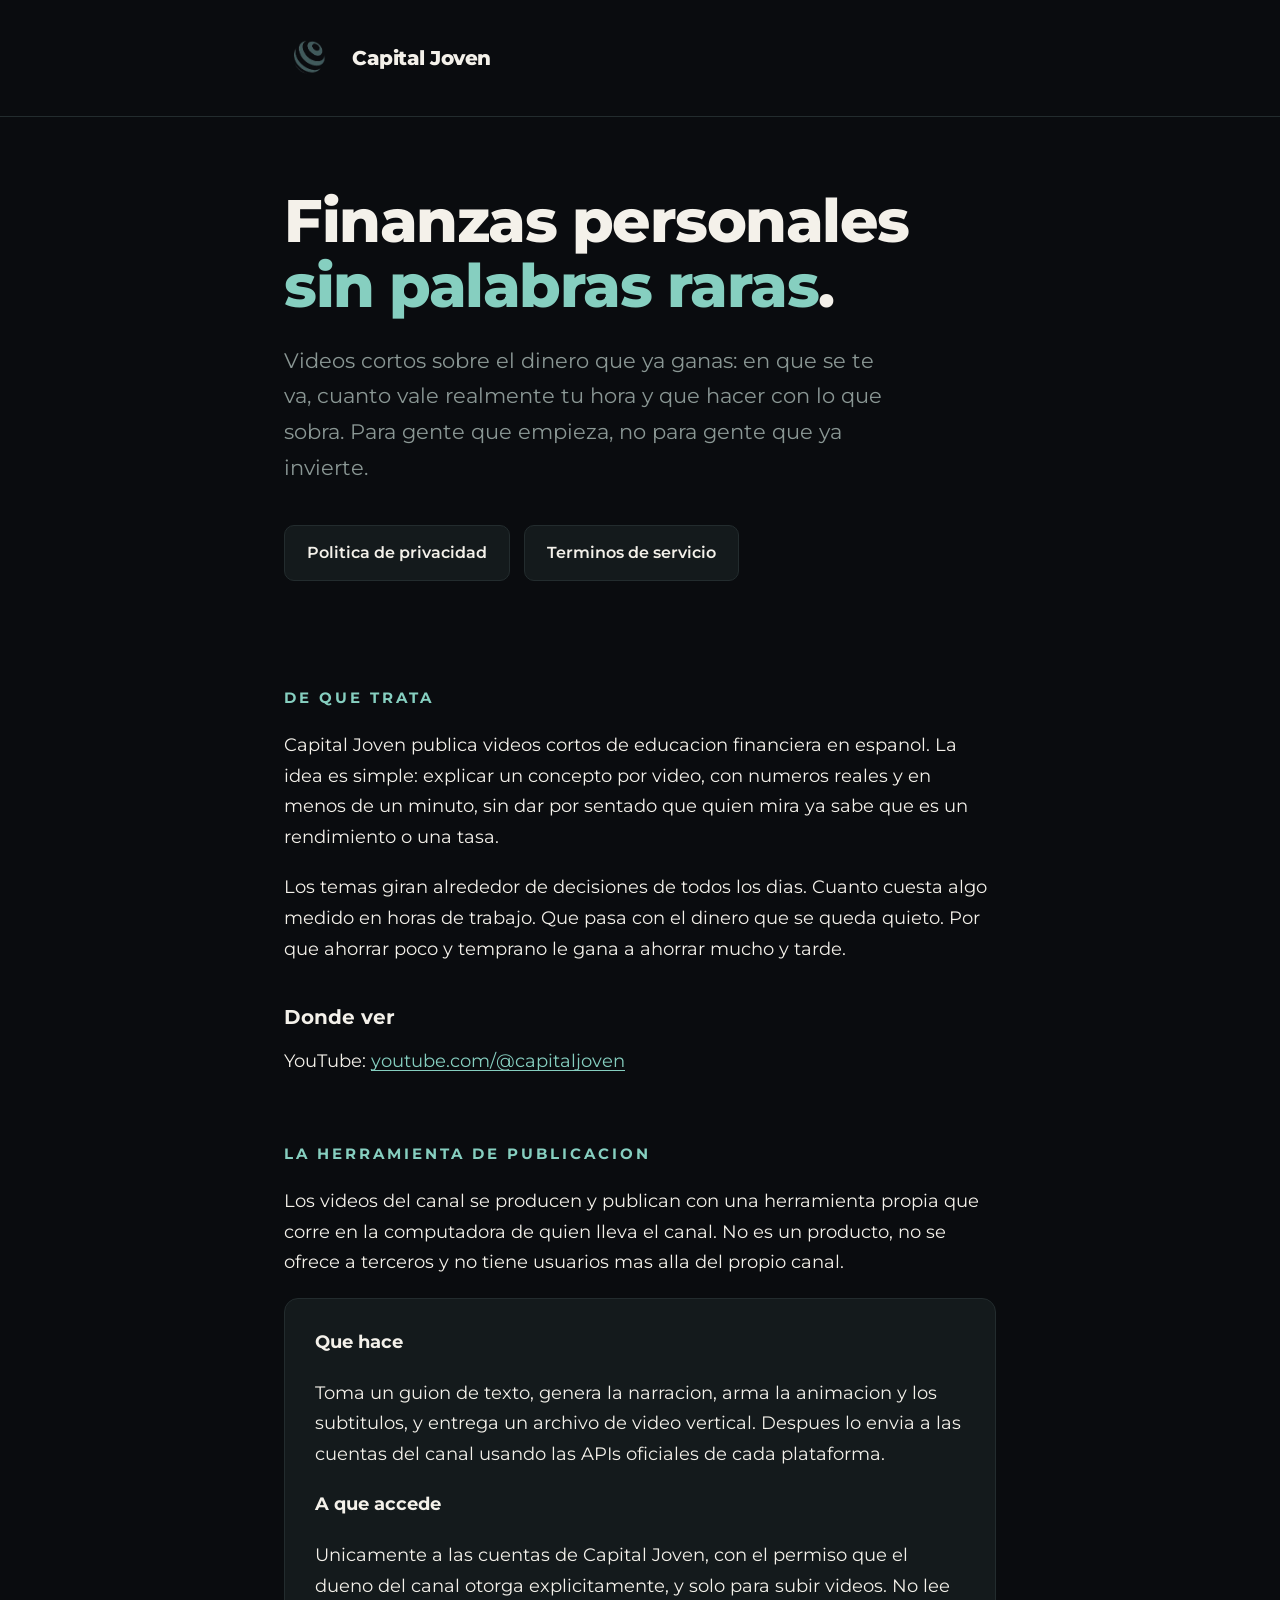
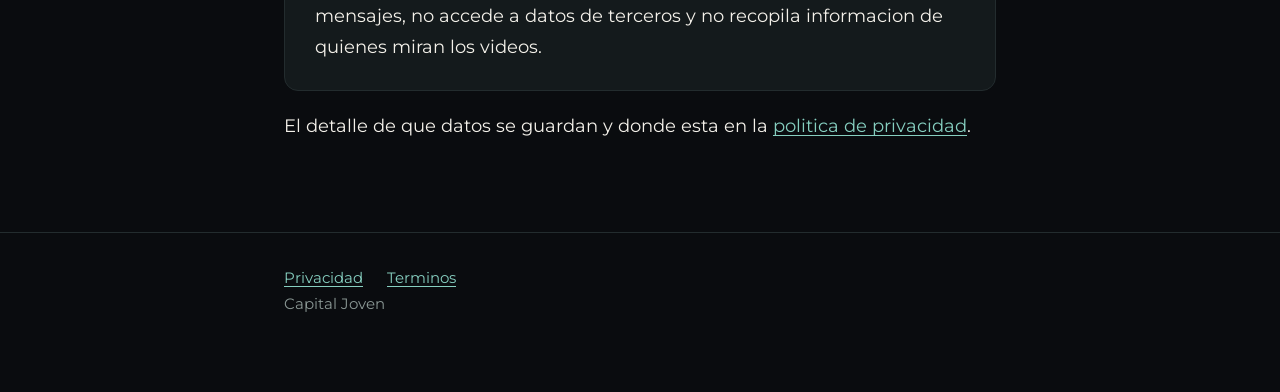
<file: index.html>
<!doctype html>
<html lang="es">
<head>
<meta charset="utf-8">
<meta name="viewport" content="width=device-width, initial-scale=1">
<title>Capital Joven</title>
<meta name="description" content="Finanzas personales explicadas claro y en corto, para gente que empieza a ganar su propio dinero.">
<link rel="icon" href="logo.png">
<link rel="preconnect" href="https://fonts.googleapis.com">
<link rel="preconnect" href="https://fonts.gstatic.com" crossorigin>
<link rel="stylesheet" href="https://fonts.googleapis.com/css2?family=Montserrat:wght@400;600;700;800&display=swap">
<link rel="stylesheet" href="estilo.css">
</head>
<body>

<header>
  <div class="envoltorio">
    <a class="marca" href="index.html">
      <img src="logo.png" alt="">
      <span>Capital Joven</span>
    </a>
  </div>
</header>

<main class="envoltorio">

  <section class="principal">
    <h1>Finanzas personales <em>sin palabras raras</em>.</h1>
    <p class="entrada">
      Videos cortos sobre el dinero que ya ganas: en que se te va, cuanto
      vale realmente tu hora y que hacer con lo que sobra. Para gente que
      empieza, no para gente que ya invierte.
    </p>
    <div class="legales">
      <a href="privacidad.html">Politica de privacidad</a>
      <a href="terminos.html">Terminos de servicio</a>
    </div>
  </section>

  <h2>De que trata</h2>

  <p>
    Capital Joven publica videos cortos de educacion financiera en espanol.
    La idea es simple: explicar un concepto por video, con numeros reales y
    en menos de un minuto, sin dar por sentado que quien mira ya sabe que es
    un rendimiento o una tasa.
  </p>

  <p>
    Los temas giran alrededor de decisiones de todos los dias. Cuanto cuesta
    algo medido en horas de trabajo. Que pasa con el dinero que se queda
    quieto. Por que ahorrar poco y temprano le gana a ahorrar mucho y tarde.
  </p>

  <h3>Donde ver</h3>

  <p>
    YouTube:
    <a href="https://www.youtube.com/channel/UCn7Te_uogsgbVWBOMg_Ci3g">
      youtube.com/@capitaljoven</a>
  </p>

  <h2>La herramienta de publicacion</h2>

  <p>
    Los videos del canal se producen y publican con una herramienta propia
    que corre en la computadora de quien lleva el canal. No es un producto,
    no se ofrece a terceros y no tiene usuarios mas alla del propio canal.
  </p>

  <div class="tarjeta">
    <p><strong>Que hace</strong></p>
    <p>
      Toma un guion de texto, genera la narracion, arma la animacion y los
      subtitulos, y entrega un archivo de video vertical. Despues lo envia a
      las cuentas del canal usando las APIs oficiales de cada plataforma.
    </p>
    <p><strong>A que accede</strong></p>
    <p>
      Unicamente a las cuentas de Capital Joven, con el permiso que el dueno
      del canal otorga explicitamente, y solo para subir videos. No lee
      mensajes, no accede a datos de terceros y no recopila informacion de
      quienes miran los videos.
    </p>
  </div>

  <p>
    El detalle de que datos se guardan y donde esta en la
    <a href="privacidad.html">politica de privacidad</a>.
  </p>

</main>

<footer>
  <div class="envoltorio">
    <a href="privacidad.html">Privacidad</a>
    <a href="terminos.html">Terminos</a>
    <p>Capital Joven</p>
  </div>
</footer>

</body>
</html>
</file>
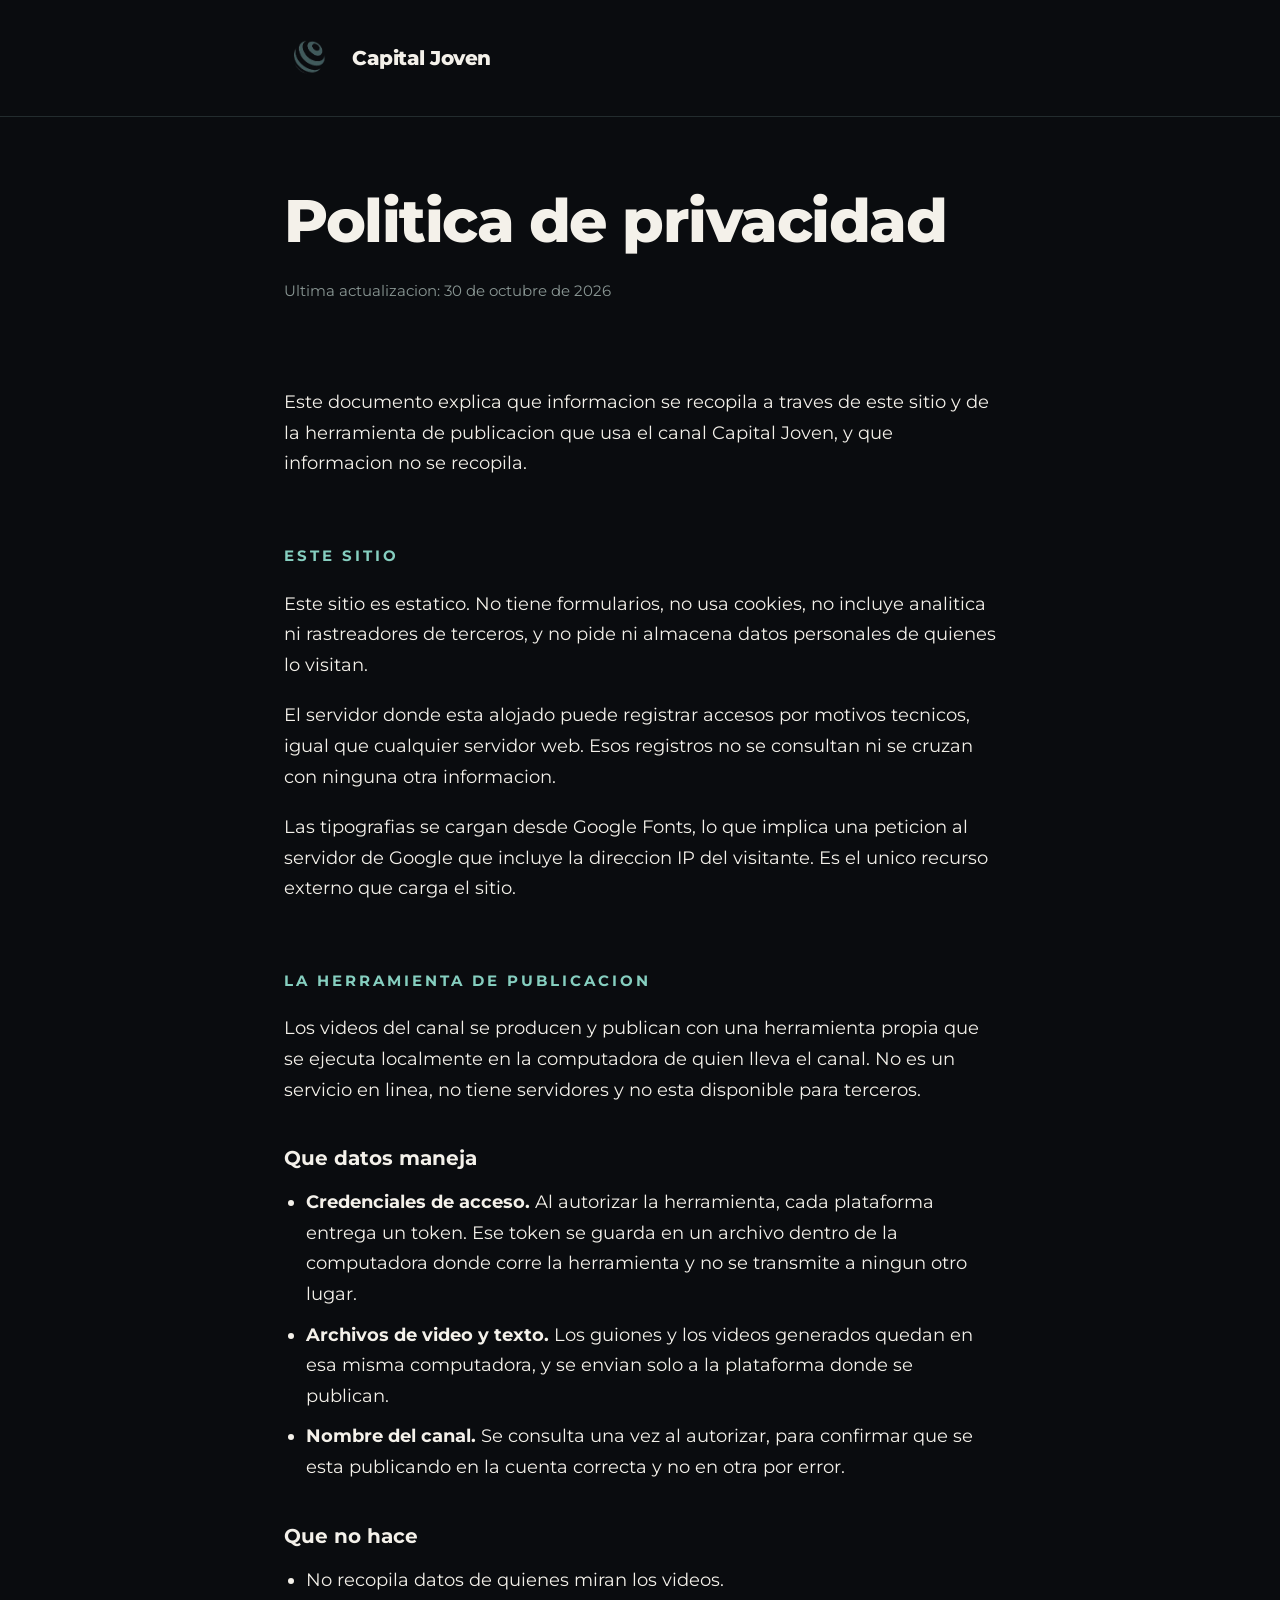
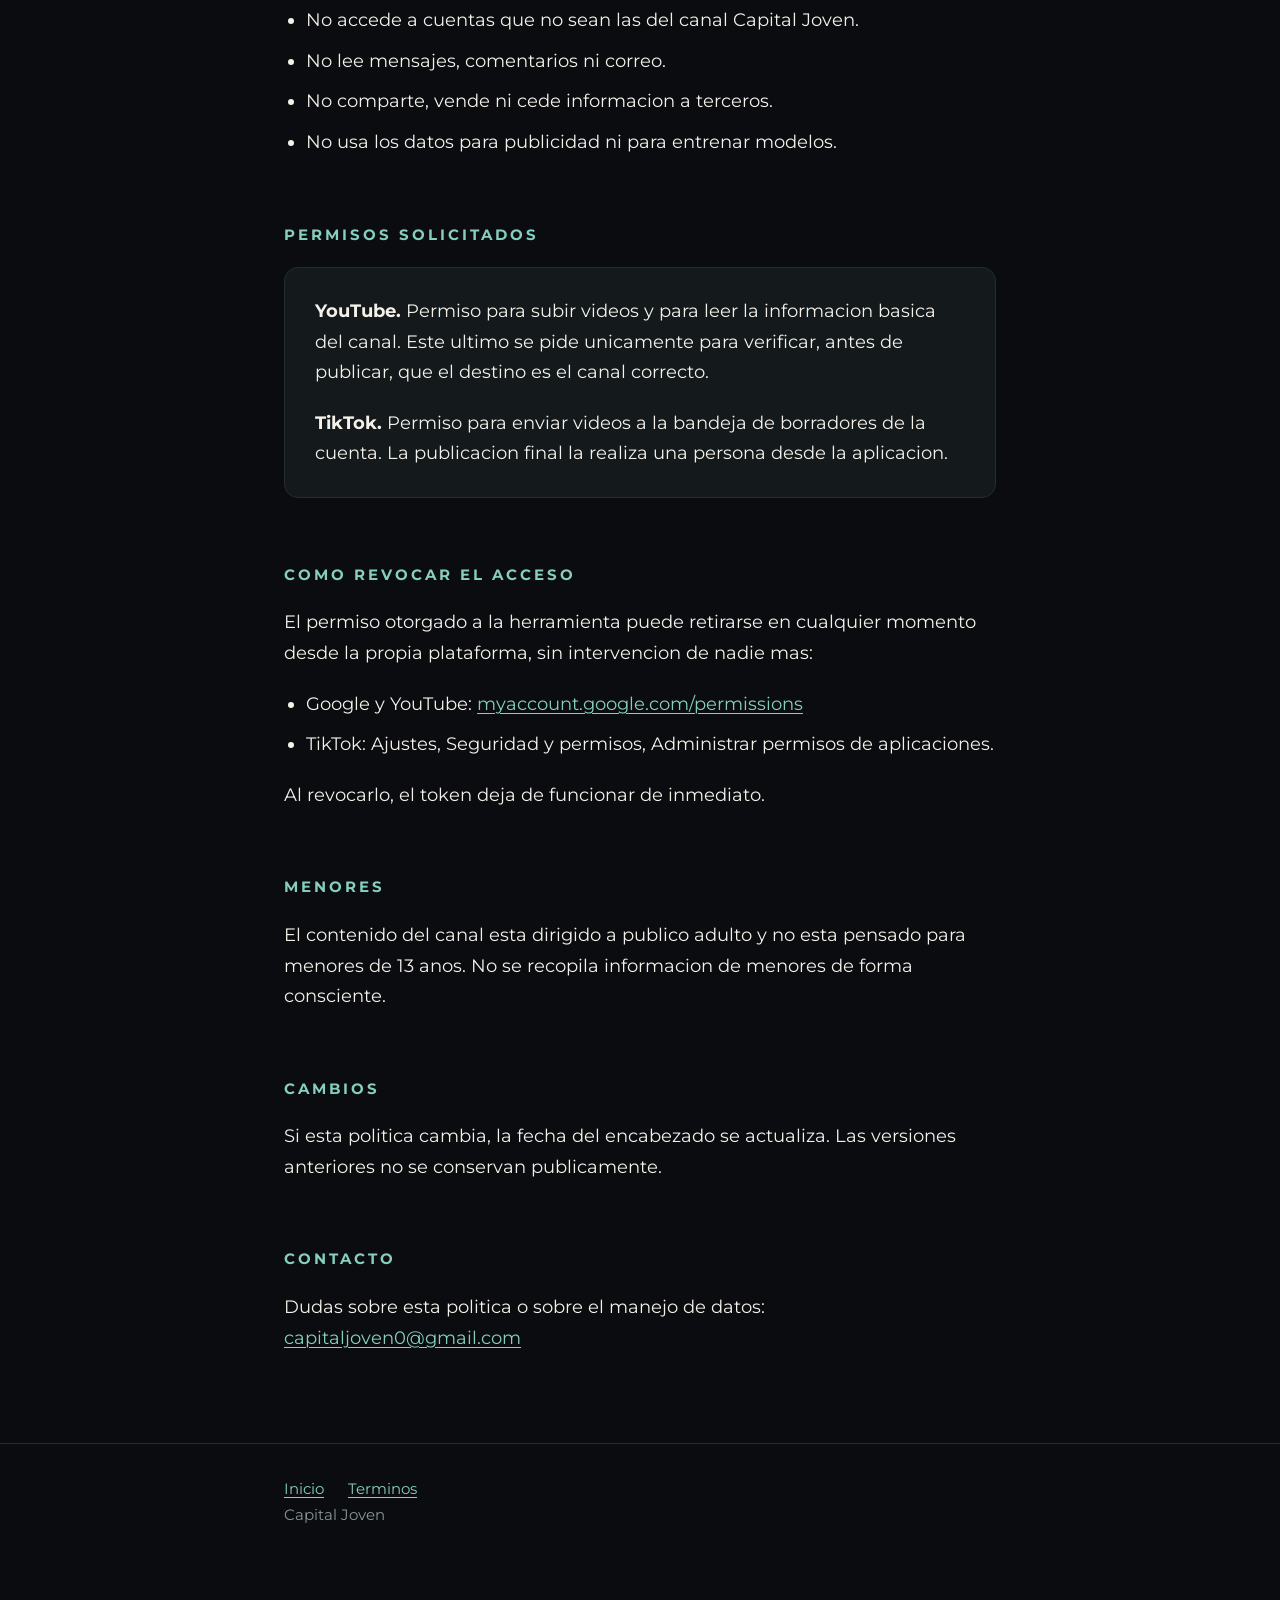
<file: privacidad.html>
<!doctype html>
<html lang="es">
<head>
<meta charset="utf-8">
<meta name="viewport" content="width=device-width, initial-scale=1">
<title>Politica de privacidad - Capital Joven</title>
<meta name="description" content="Que datos recopila Capital Joven y su herramienta de publicacion, y que no.">
<link rel="icon" href="logo.png">
<link rel="preconnect" href="https://fonts.googleapis.com">
<link rel="preconnect" href="https://fonts.gstatic.com" crossorigin>
<link rel="stylesheet" href="https://fonts.googleapis.com/css2?family=Montserrat:wght@400;600;700;800&display=swap">
<link rel="stylesheet" href="estilo.css">
</head>
<body>

<header>
  <div class="envoltorio">
    <a class="marca" href="index.html">
      <img src="logo.png" alt="">
      <span>Capital Joven</span>
    </a>
  </div>
</header>

<main class="envoltorio">

  <section class="principal">
    <h1>Politica de privacidad</h1>
    <p class="fecha">Ultima actualizacion: 30 de octubre de 2026</p>
  </section>

  <p>
    Este documento explica que informacion se recopila a traves de este sitio
    y de la herramienta de publicacion que usa el canal Capital Joven, y que
    informacion no se recopila.
  </p>

  <h2>Este sitio</h2>

  <p>
    Este sitio es estatico. No tiene formularios, no usa cookies, no incluye
    analitica ni rastreadores de terceros, y no pide ni almacena datos
    personales de quienes lo visitan.
  </p>

  <p>
    El servidor donde esta alojado puede registrar accesos por motivos
    tecnicos, igual que cualquier servidor web. Esos registros no se
    consultan ni se cruzan con ninguna otra informacion.
  </p>

  <p>
    Las tipografias se cargan desde Google Fonts, lo que implica una peticion
    al servidor de Google que incluye la direccion IP del visitante. Es el
    unico recurso externo que carga el sitio.
  </p>

  <h2>La herramienta de publicacion</h2>

  <p>
    Los videos del canal se producen y publican con una herramienta propia
    que se ejecuta localmente en la computadora de quien lleva el canal. No
    es un servicio en linea, no tiene servidores y no esta disponible para
    terceros.
  </p>

  <h3>Que datos maneja</h3>

  <ul>
    <li>
      <strong>Credenciales de acceso.</strong> Al autorizar la herramienta,
      cada plataforma entrega un token. Ese token se guarda en un archivo
      dentro de la computadora donde corre la herramienta y no se transmite
      a ningun otro lugar.
    </li>
    <li>
      <strong>Archivos de video y texto.</strong> Los guiones y los videos
      generados quedan en esa misma computadora, y se envian solo a la
      plataforma donde se publican.
    </li>
    <li>
      <strong>Nombre del canal.</strong> Se consulta una vez al autorizar,
      para confirmar que se esta publicando en la cuenta correcta y no en
      otra por error.
    </li>
  </ul>

  <h3>Que no hace</h3>

  <ul>
    <li>No recopila datos de quienes miran los videos.</li>
    <li>No accede a cuentas que no sean las del canal Capital Joven.</li>
    <li>No lee mensajes, comentarios ni correo.</li>
    <li>No comparte, vende ni cede informacion a terceros.</li>
    <li>No usa los datos para publicidad ni para entrenar modelos.</li>
  </ul>

  <h2>Permisos solicitados</h2>

  <div class="tarjeta">
    <p>
      <strong>YouTube.</strong> Permiso para subir videos y para leer la
      informacion basica del canal. Este ultimo se pide unicamente para
      verificar, antes de publicar, que el destino es el canal correcto.
    </p>
    <p>
      <strong>TikTok.</strong> Permiso para enviar videos a la bandeja de
      borradores de la cuenta. La publicacion final la realiza una persona
      desde la aplicacion.
    </p>
  </div>

  <h2>Como revocar el acceso</h2>

  <p>
    El permiso otorgado a la herramienta puede retirarse en cualquier momento
    desde la propia plataforma, sin intervencion de nadie mas:
  </p>

  <ul>
    <li>
      Google y YouTube:
      <a href="https://myaccount.google.com/permissions">
        myaccount.google.com/permissions</a>
    </li>
    <li>
      TikTok: Ajustes, Seguridad y permisos, Administrar permisos de
      aplicaciones.
    </li>
  </ul>

  <p>
    Al revocarlo, el token deja de funcionar de inmediato.
  </p>

  <h2>Menores</h2>

  <p>
    El contenido del canal esta dirigido a publico adulto y no esta pensado
    para menores de 13 anos. No se recopila informacion de menores de forma
    consciente.
  </p>

  <h2>Cambios</h2>

  <p>
    Si esta politica cambia, la fecha del encabezado se actualiza. Las
    versiones anteriores no se conservan publicamente.
  </p>

  <h2>Contacto</h2>

  <p>
    Dudas sobre esta politica o sobre el manejo de datos:
    <a href="mailto:capitaljoven0@gmail.com">
      capitaljoven0@gmail.com</a>
  </p>

</main>

<footer>
  <div class="envoltorio">
    <a href="index.html">Inicio</a>
    <a href="terminos.html">Terminos</a>
    <p>Capital Joven</p>
  </div>
</footer>

</body>
</html>
</file>
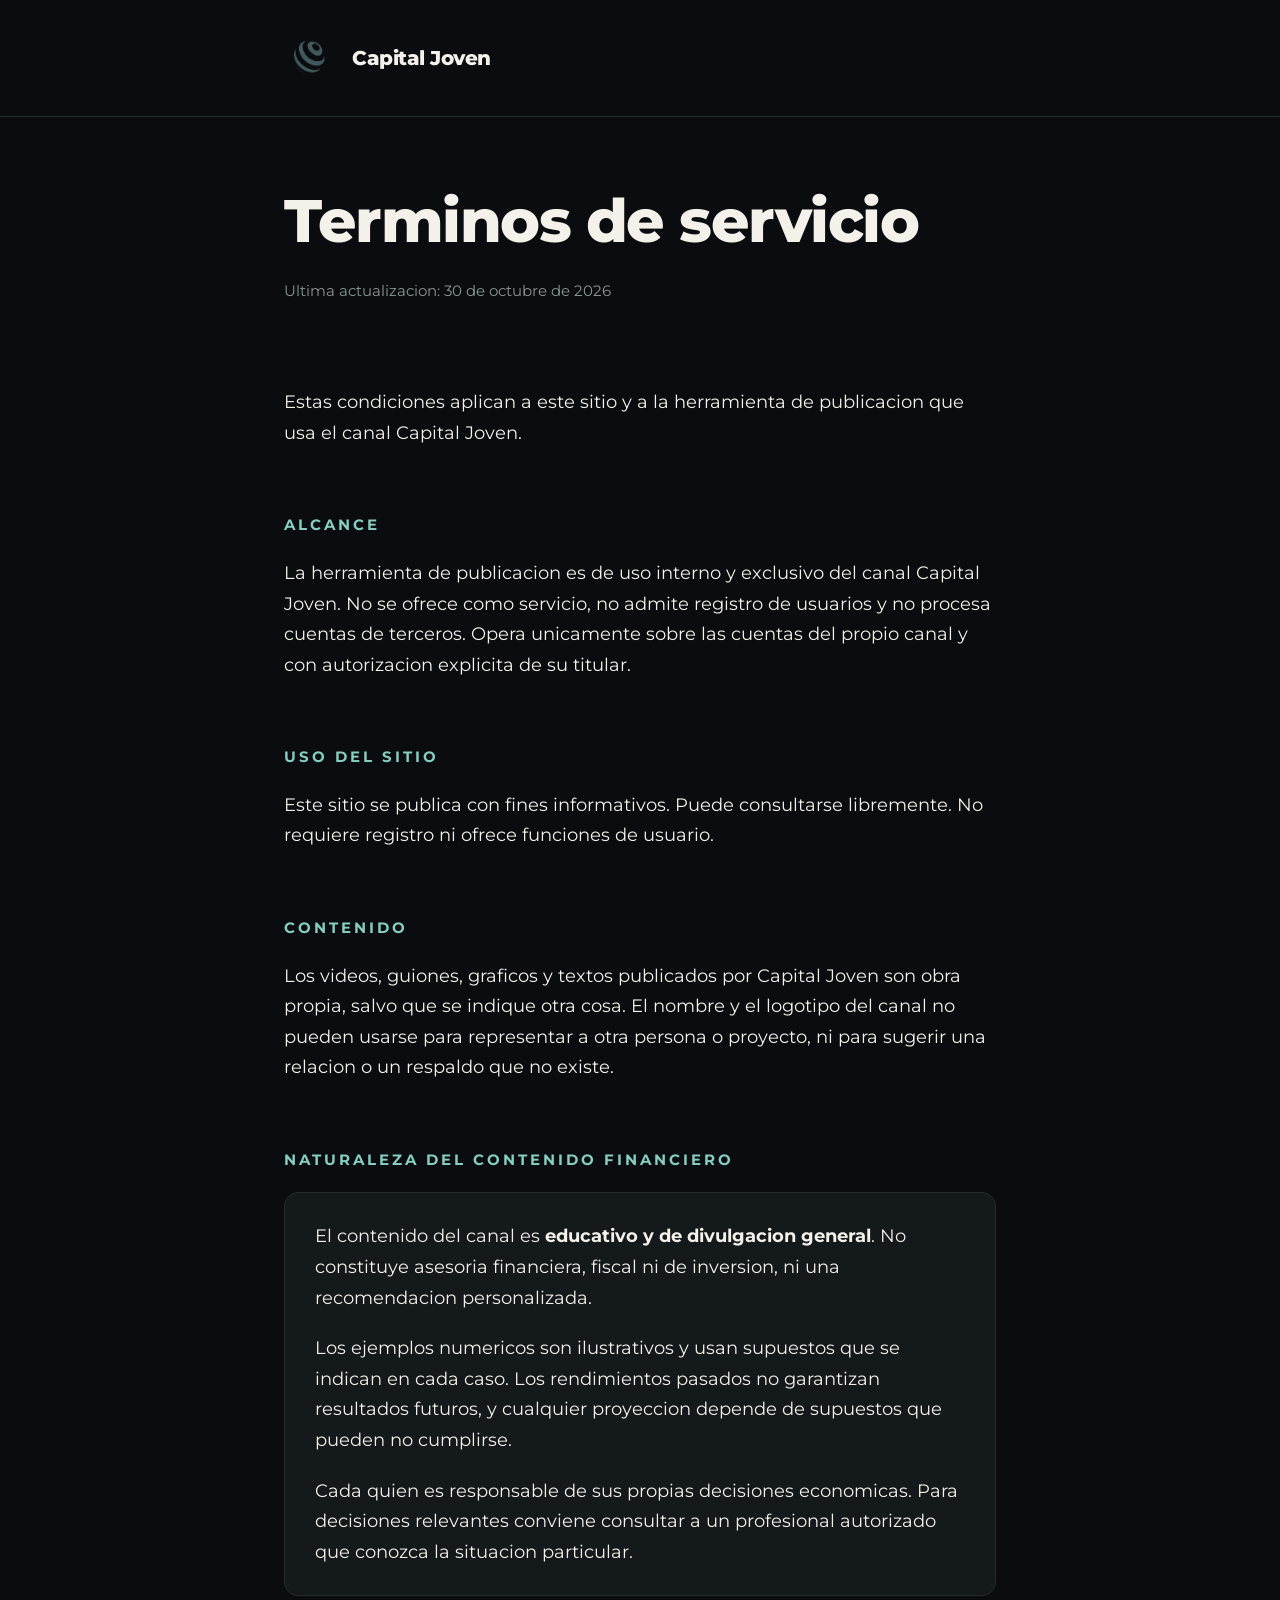
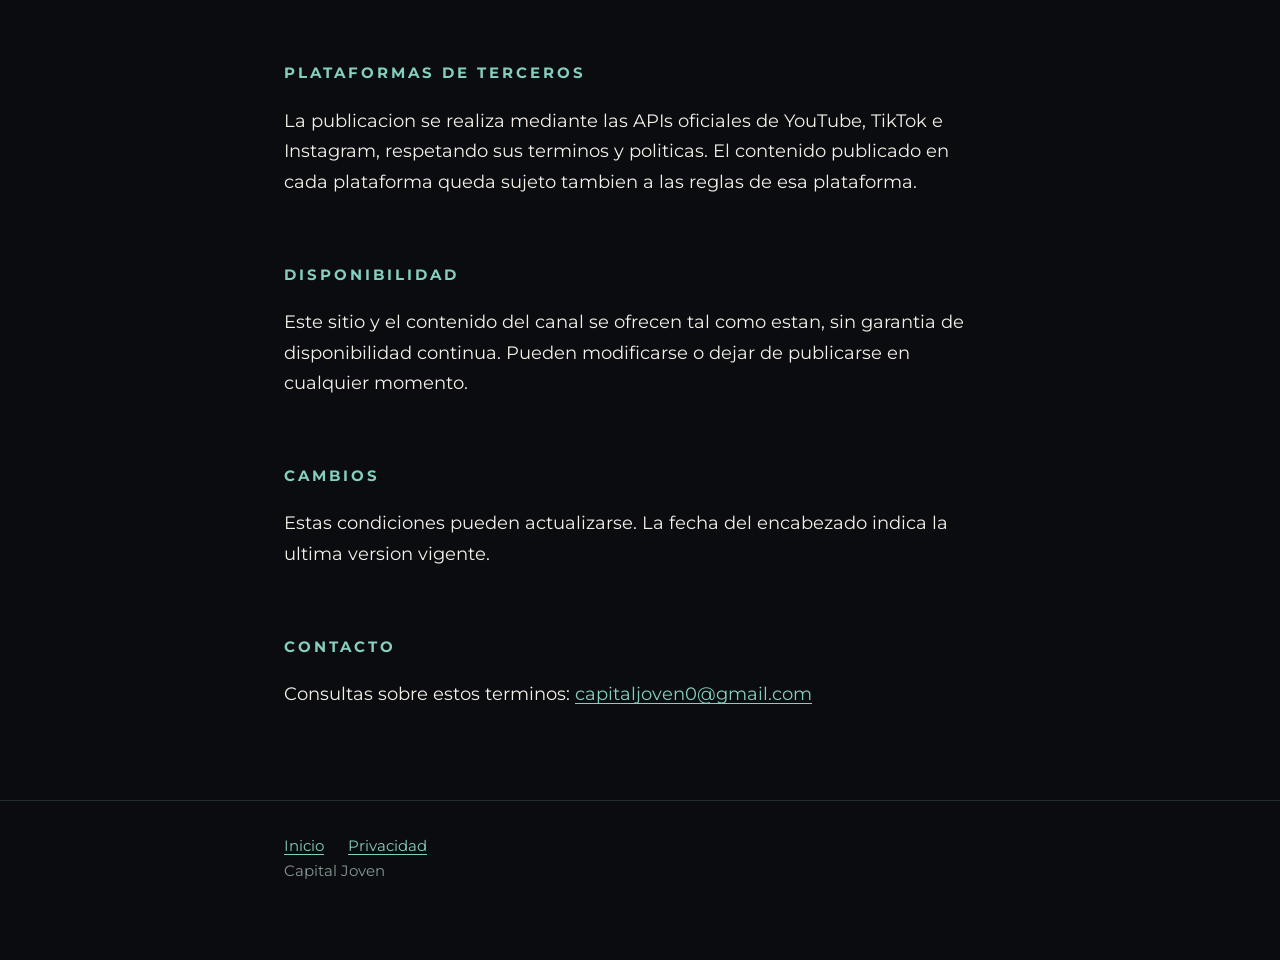
<file: terminos.html>
<!doctype html>
<html lang="es">
<head>
<meta charset="utf-8">
<meta name="viewport" content="width=device-width, initial-scale=1">
<title>Terminos de servicio - Capital Joven</title>
<meta name="description" content="Condiciones de uso del sitio y de la herramienta de publicacion de Capital Joven.">
<link rel="icon" href="logo.png">
<link rel="preconnect" href="https://fonts.googleapis.com">
<link rel="preconnect" href="https://fonts.gstatic.com" crossorigin>
<link rel="stylesheet" href="https://fonts.googleapis.com/css2?family=Montserrat:wght@400;600;700;800&display=swap">
<link rel="stylesheet" href="estilo.css">
</head>
<body>

<header>
  <div class="envoltorio">
    <a class="marca" href="index.html">
      <img src="logo.png" alt="">
      <span>Capital Joven</span>
    </a>
  </div>
</header>

<main class="envoltorio">

  <section class="principal">
    <h1>Terminos de servicio</h1>
    <p class="fecha">Ultima actualizacion: 30 de octubre de 2026</p>
  </section>

  <p>
    Estas condiciones aplican a este sitio y a la herramienta de publicacion
    que usa el canal Capital Joven.
  </p>

  <h2>Alcance</h2>

  <p>
    La herramienta de publicacion es de uso interno y exclusivo del canal
    Capital Joven. No se ofrece como servicio, no admite registro de usuarios
    y no procesa cuentas de terceros. Opera unicamente sobre las cuentas del
    propio canal y con autorizacion explicita de su titular.
  </p>

  <h2>Uso del sitio</h2>

  <p>
    Este sitio se publica con fines informativos. Puede consultarse
    libremente. No requiere registro ni ofrece funciones de usuario.
  </p>

  <h2>Contenido</h2>

  <p>
    Los videos, guiones, graficos y textos publicados por Capital Joven son
    obra propia, salvo que se indique otra cosa. El nombre y el logotipo del
    canal no pueden usarse para representar a otra persona o proyecto, ni
    para sugerir una relacion o un respaldo que no existe.
  </p>

  <h2>Naturaleza del contenido financiero</h2>

  <div class="tarjeta">
    <p>
      El contenido del canal es <strong>educativo y de divulgacion
      general</strong>. No constituye asesoria financiera, fiscal ni de
      inversion, ni una recomendacion personalizada.
    </p>
    <p>
      Los ejemplos numericos son ilustrativos y usan supuestos que se indican
      en cada caso. Los rendimientos pasados no garantizan resultados
      futuros, y cualquier proyeccion depende de supuestos que pueden no
      cumplirse.
    </p>
    <p>
      Cada quien es responsable de sus propias decisiones economicas. Para
      decisiones relevantes conviene consultar a un profesional autorizado
      que conozca la situacion particular.
    </p>
  </div>

  <h2>Plataformas de terceros</h2>

  <p>
    La publicacion se realiza mediante las APIs oficiales de YouTube, TikTok
    e Instagram, respetando sus terminos y politicas. El contenido publicado
    en cada plataforma queda sujeto tambien a las reglas de esa plataforma.
  </p>

  <h2>Disponibilidad</h2>

  <p>
    Este sitio y el contenido del canal se ofrecen tal como estan, sin
    garantia de disponibilidad continua. Pueden modificarse o dejar de
    publicarse en cualquier momento.
  </p>

  <h2>Cambios</h2>

  <p>
    Estas condiciones pueden actualizarse. La fecha del encabezado indica la
    ultima version vigente.
  </p>

  <h2>Contacto</h2>

  <p>
    Consultas sobre estos terminos:
    <a href="mailto:capitaljoven0@gmail.com">
      capitaljoven0@gmail.com</a>
  </p>

</main>

<footer>
  <div class="envoltorio">
    <a href="index.html">Inicio</a>
    <a href="privacidad.html">Privacidad</a>
    <p>Capital Joven</p>
  </div>
</footer>

</body>
</html>
</file>
<file: estilo.css>
/* Capital Joven - hoja de estilo unica.
   Los colores salen del mismo sistema que los videos (motion/src/theme.jsx)
   para que el sitio y el canal se vean de la misma familia. */

:root {
  --bg: #0a0c0f;
  --bg-card: #141a1c;
  --ink: #f4f1ea;
  --ink-dim: #8a9794;
  --brand: #4e6e6a;
  --brand-bright: #86cfc0;
  --accent: #ff5c35;
  --line: #232c2e;
}

*,
*::before,
*::after {
  box-sizing: border-box;
}

body {
  margin: 0;
  background: var(--bg);
  color: var(--ink);
  font-family: Montserrat, system-ui, -apple-system, sans-serif;
  font-size: 18px;
  line-height: 1.7;
  -webkit-font-smoothing: antialiased;
}

.envoltorio {
  max-width: 760px;
  margin: 0 auto;
  padding: 0 24px;
}

/* --- Encabezado --- */

header {
  border-bottom: 1px solid var(--line);
  padding: 32px 0;
}

.marca {
  display: flex;
  align-items: center;
  gap: 16px;
  text-decoration: none;
  color: inherit;
}

.marca img {
  width: 52px;
  height: 52px;
  border-radius: 12px;
}

.marca span {
  font-weight: 800;
  font-size: 20px;
  letter-spacing: -0.5px;
}

/* --- Portada --- */

.principal {
  padding: 72px 0 40px;
}

h1 {
  font-size: clamp(38px, 7vw, 60px);
  line-height: 1.08;
  font-weight: 800;
  letter-spacing: -1.5px;
  margin: 0 0 24px;
}

h1 em {
  font-style: normal;
  color: var(--brand-bright);
}

.entrada {
  font-size: 21px;
  color: var(--ink-dim);
  margin: 0 0 40px;
  max-width: 600px;
}

h2 {
  font-size: 15px;
  font-weight: 700;
  letter-spacing: 3px;
  text-transform: uppercase;
  color: var(--brand-bright);
  margin: 64px 0 20px;
}

h3 {
  font-size: 20px;
  font-weight: 700;
  margin: 36px 0 12px;
}

p {
  margin: 0 0 20px;
}

a {
  color: var(--brand-bright);
  text-decoration-thickness: 1px;
  text-underline-offset: 3px;
}

a:hover {
  color: var(--accent);
}

ul {
  padding-left: 22px;
  margin: 0 0 20px;
}

li {
  margin-bottom: 10px;
}

/* --- Enlaces legales en portada ---
   TikTok exige que privacidad y terminos se vean desde la portada sin
   abrir ningun menu. Por eso van como bloque visible, no solo en el pie. */

.legales {
  display: flex;
  flex-wrap: wrap;
  gap: 14px;
  margin: 28px 0 0;
}

.legales a {
  display: inline-block;
  padding: 13px 22px;
  border: 1px solid var(--line);
  border-radius: 10px;
  background: var(--bg-card);
  color: var(--ink);
  text-decoration: none;
  font-weight: 600;
  font-size: 16px;
}

.legales a:hover {
  border-color: var(--brand-bright);
  color: var(--brand-bright);
}

.tarjeta {
  background: var(--bg-card);
  border: 1px solid var(--line);
  border-radius: 14px;
  padding: 28px 30px;
  margin: 0 0 20px;
}

.tarjeta p:last-child {
  margin-bottom: 0;
}

.fecha {
  color: var(--ink-dim);
  font-size: 15px;
  margin-bottom: 44px;
}

/* --- Pie --- */

footer {
  border-top: 1px solid var(--line);
  margin-top: 90px;
  padding: 32px 0 56px;
  color: var(--ink-dim);
  font-size: 15px;
}

footer a {
  margin-right: 20px;
}

@media (max-width: 560px) {
  body {
    font-size: 17px;
  }
  .principal {
    padding: 48px 0 32px;
  }
  .legales a {
    flex: 1 1 100%;
    text-align: center;
  }
}
</file>
